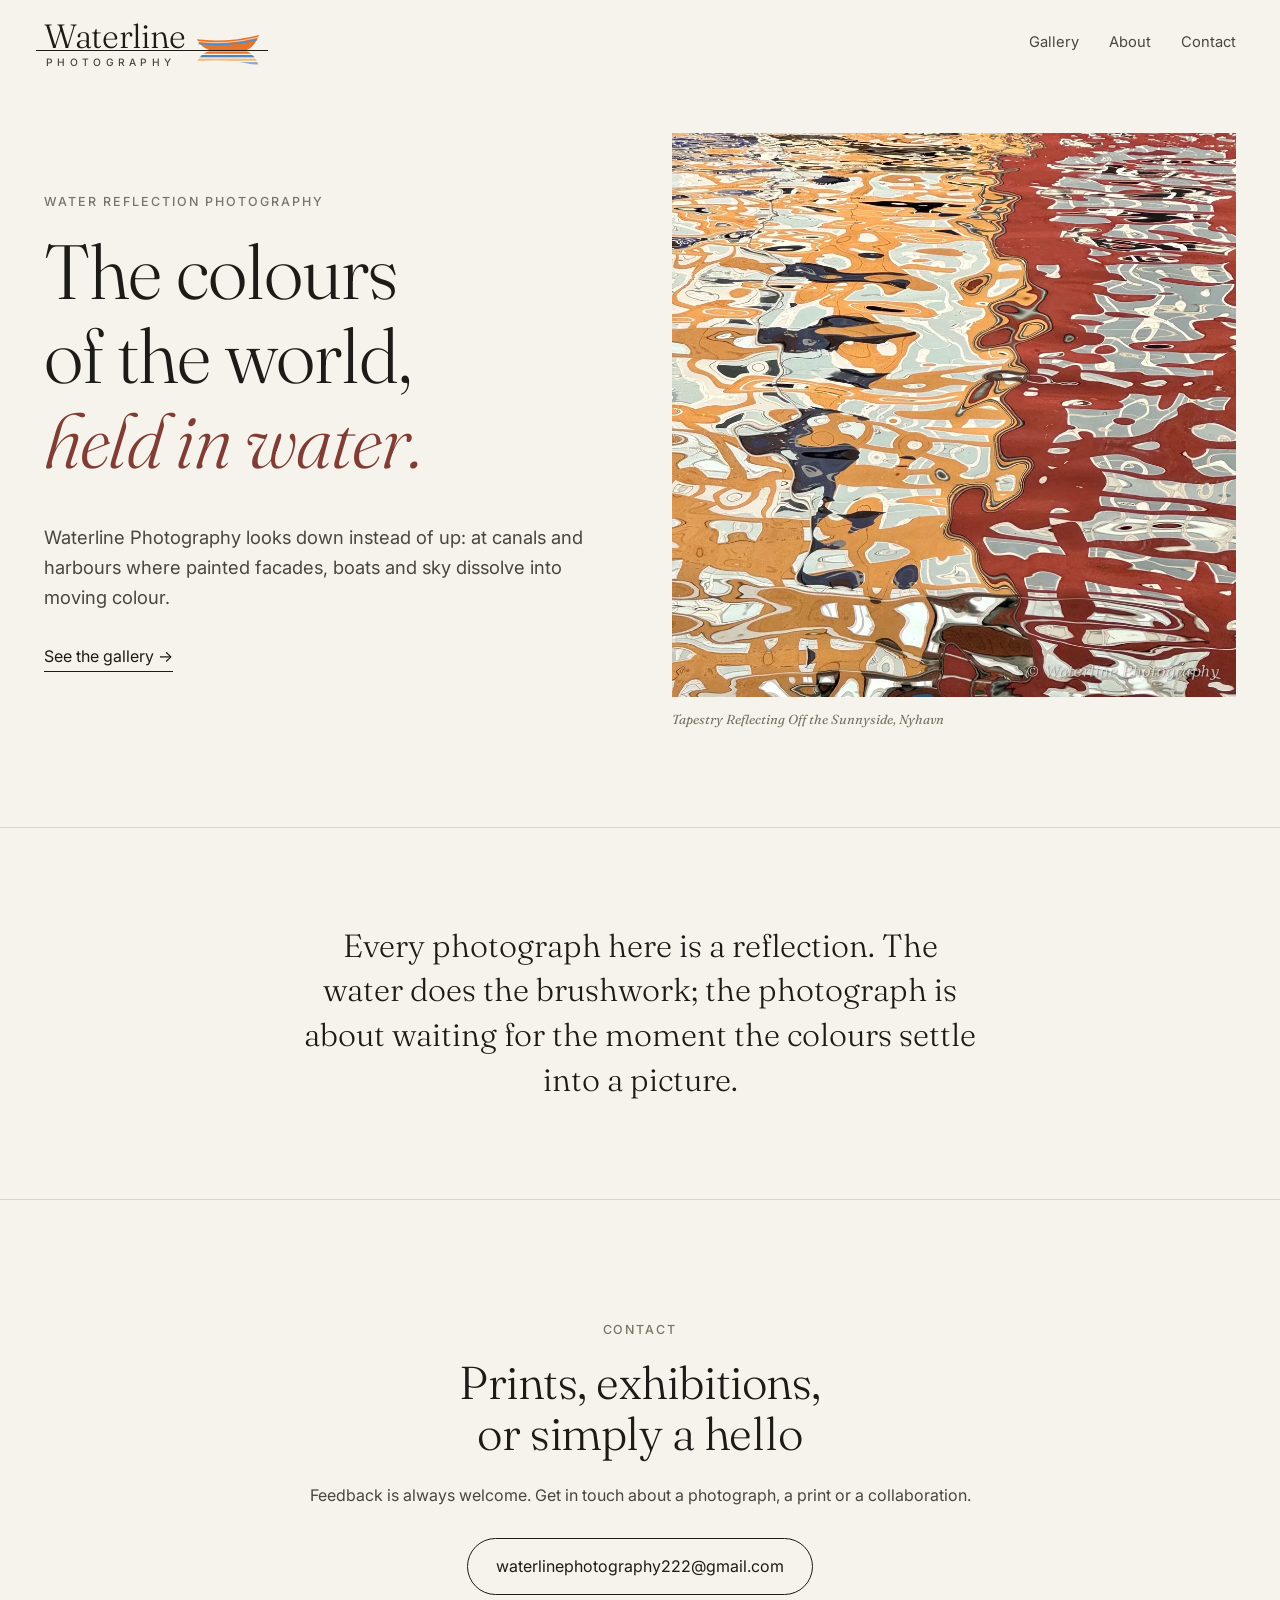
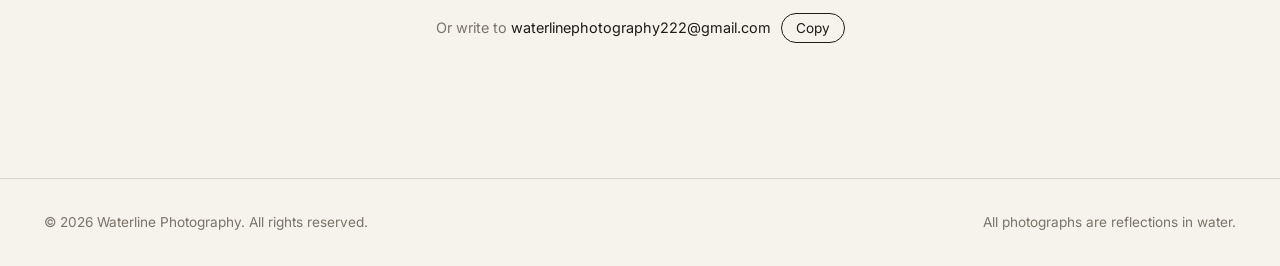
<file: index.html>
<!DOCTYPE html>
<html lang="en">
<head>
<meta charset="UTF-8">
<meta name="viewport" content="width=device-width, initial-scale=1.0, viewport-fit=cover">
<title>Waterline Photography</title>
<meta name="description" content="Water reflection photography from the canals of Copenhagen: Nyhavn and Christianshavn facades, boats and sky dissolved into moving colour.">
<meta name="theme-color" content="#f6f3ec">
<link rel="icon" href="assets/favicon.svg" type="image/svg+xml">
<link rel="icon" href="assets/favicon-32.png" sizes="32x32" type="image/png">
<link rel="apple-touch-icon" href="assets/apple-touch-icon.png">
<link rel="preconnect" href="https://fonts.googleapis.com">
<link rel="preconnect" href="https://fonts.gstatic.com" crossorigin>
<link href="https://fonts.googleapis.com/css2?family=Fraunces:ital,opsz,wght@0,9..144,300;0,9..144,400;1,9..144,300;1,9..144,400&family=Inter:wght@400;500&display=swap" rel="stylesheet">
<link rel="stylesheet" href="assets/styles.css">
<style>:root { padding-top: env(safe-area-inset-top, 0px); padding-bottom: env(safe-area-inset-bottom, 0px); }</style>
</head>
<body>

<header class="site-header">
  <div class="wrap nav">
    <a class="logo" href="#top" aria-label="Waterline Photography, home">
      <span class="logo-top"><span class="logo-word">Waterline</span><img class="logo-boat" src="assets/logo-boat.svg" alt="" width="146" height="36"></span>
      <span class="logo-line"></span>
      <span class="logo-bottom"><span class="logo-sub">Photography</span><img class="logo-reflection" src="assets/logo-reflection.svg" alt="" width="146" height="36"></span>
    </a>
    <nav aria-label="Main">
      <a href="gallery.html">Gallery</a>
      <a href="about.html">About</a>
      <a href="#contact">Contact</a>
    </nav>
  </div>
</header>

<main id="top">
  <section class="hero">
    <div class="wrap hero-grid">
      <div class="hero-text">
        <p class="eyebrow">Water reflection photography</p>
        <h1>The colours of the world, <em>held in water.</em></h1>
        <p class="lead">Waterline Photography looks down instead of up: at canals and harbours where painted facades, boats and sky dissolve into moving colour.</p>
        <a class="link-arrow arrow-right" href="gallery.html">See the gallery</a>
      </div>
      <figure class="hero-image">
        <img src="assets/img/tapestry-off-the-sunnyside-nyhavn.webp" width="1100" height="1100" alt="Ochre and oxblood facades of Nyhavn reflected in rippling canal water, broken into an abstract tapestry of colour.">
        <figcaption>Tapestry Reflecting Off the Sunnyside, Nyhavn</figcaption>
      </figure>
    </div>
  </section>

  <section class="statement">
    <div class="wrap narrow">
      <p>Every photograph here is a reflection. The water does the brushwork; the photograph is about waiting for the moment the colours settle into a picture.</p>
    </div>
  </section>

  <section id="contact" class="contact">
    <div class="wrap narrow">
      <p class="eyebrow">Contact</p>
      <h2>Prints, exhibitions, or simply a hello</h2>
      <p>Feedback is always welcome. Get in touch about a photograph, a print or a collaboration.</p>
      <a class="button" href="mailto:waterlinephotography222@gmail.com?subject=Hello%20from%20your%20website">waterlinephotography222@gmail.com</a>
      <p class="email-note">Or write to <code>waterlinephotography222@gmail.com</code> <button class="button" type="button" data-copy="waterlinephotography222@gmail.com" style="padding:6px 14px;margin:0 0 0 6px;font-size:.85rem;background:none;cursor:pointer;font-family:var(--sans)">Copy</button></p>
    </div>
  </section>
</main>

<footer class="site-footer">
  <div class="wrap footer-inner">
    <span>© 2026 Waterline Photography. All rights reserved.</span>
    <span>All photographs are reflections in water.</span>
  </div>
</footer>

<script src="assets/main.js"></script>
</body>
</html>
</file>
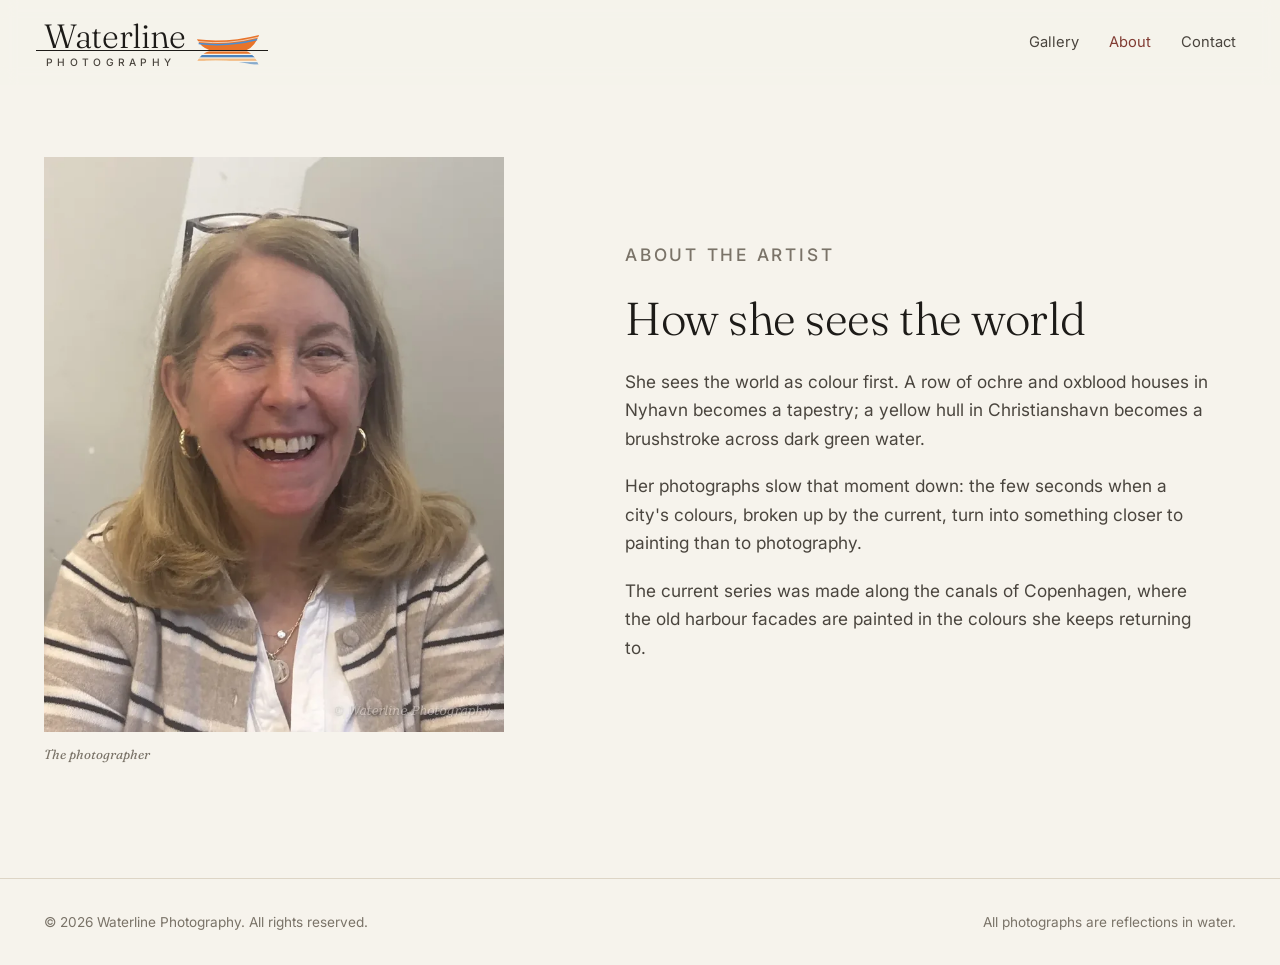
<file: about.html>
<!DOCTYPE html>
<html lang="en">
<head>
<meta charset="UTF-8">
<meta name="viewport" content="width=device-width, initial-scale=1.0, viewport-fit=cover">
<title>About | Waterline Photography</title>
<meta name="description" content="About the photographer behind Waterline Photography and how she sees the world as colour.">
<meta name="theme-color" content="#f6f3ec">
<link rel="icon" href="assets/favicon.svg" type="image/svg+xml">
<link rel="icon" href="assets/favicon-32.png" sizes="32x32" type="image/png">
<link rel="apple-touch-icon" href="assets/apple-touch-icon.png">
<link rel="preconnect" href="https://fonts.googleapis.com">
<link rel="preconnect" href="https://fonts.gstatic.com" crossorigin>
<link href="https://fonts.googleapis.com/css2?family=Fraunces:ital,opsz,wght@0,9..144,300;0,9..144,400;1,9..144,300;1,9..144,400&family=Inter:wght@400;500&display=swap" rel="stylesheet">
<link rel="stylesheet" href="assets/styles.css">
<style>:root { padding-top: env(safe-area-inset-top, 0px); padding-bottom: env(safe-area-inset-bottom, 0px); }</style>
</head>
<body>
<header class="site-header">
  <div class="wrap nav">
    <a class="logo" href="./" aria-label="Waterline Photography, home">
      <span class="logo-top"><span class="logo-word">Waterline</span><img class="logo-boat" src="assets/logo-boat.svg" alt="" width="146" height="36"></span>
      <span class="logo-line"></span>
      <span class="logo-bottom"><span class="logo-sub">Photography</span><img class="logo-reflection" src="assets/logo-reflection.svg" alt="" width="146" height="36"></span>
    </a>
    <nav aria-label="Main">
      <a href="gallery.html">Gallery</a>
      <a href="about.html" aria-current="page">About</a>
      <a href="./#contact">Contact</a>
    </nav>
  </div>
</header>

<main id="top">
  <section id="about" class="about about-page">
    <div class="wrap about-grid">
      <figure class="about-image">
        <img src="assets/img/artist-portrait.webp" width="720" height="900" loading="lazy" alt="Portrait of the photographer behind Waterline Photography, smiling, with her glasses pushed up on her head.">
        <figcaption>The photographer</figcaption>
      </figure>
      <div class="about-text">
        <p class="eyebrow">About the artist</p>
        <h2>How she sees the world</h2>
        <p>She sees the world as colour first. A row of ochre and oxblood houses in Nyhavn becomes a tapestry; a yellow hull in Christianshavn becomes a brushstroke across dark green water.</p>
        <p>Her photographs slow that moment down: the few seconds when a city's colours, broken up by the current, turn into something closer to painting than to photography.</p>
        <p>The current series was made along the canals of Copenhagen, where the old harbour facades are painted in the colours she keeps returning to.</p>
      </div>
    </div>
  </section>

</main>

<footer class="site-footer">
  <div class="wrap footer-inner">
    <span>© 2026 Waterline Photography. All rights reserved.</span>
    <span>All photographs are reflections in water.</span>
  </div>
</footer>

<script src="assets/main.js"></script>
</body>
</html>
</file>
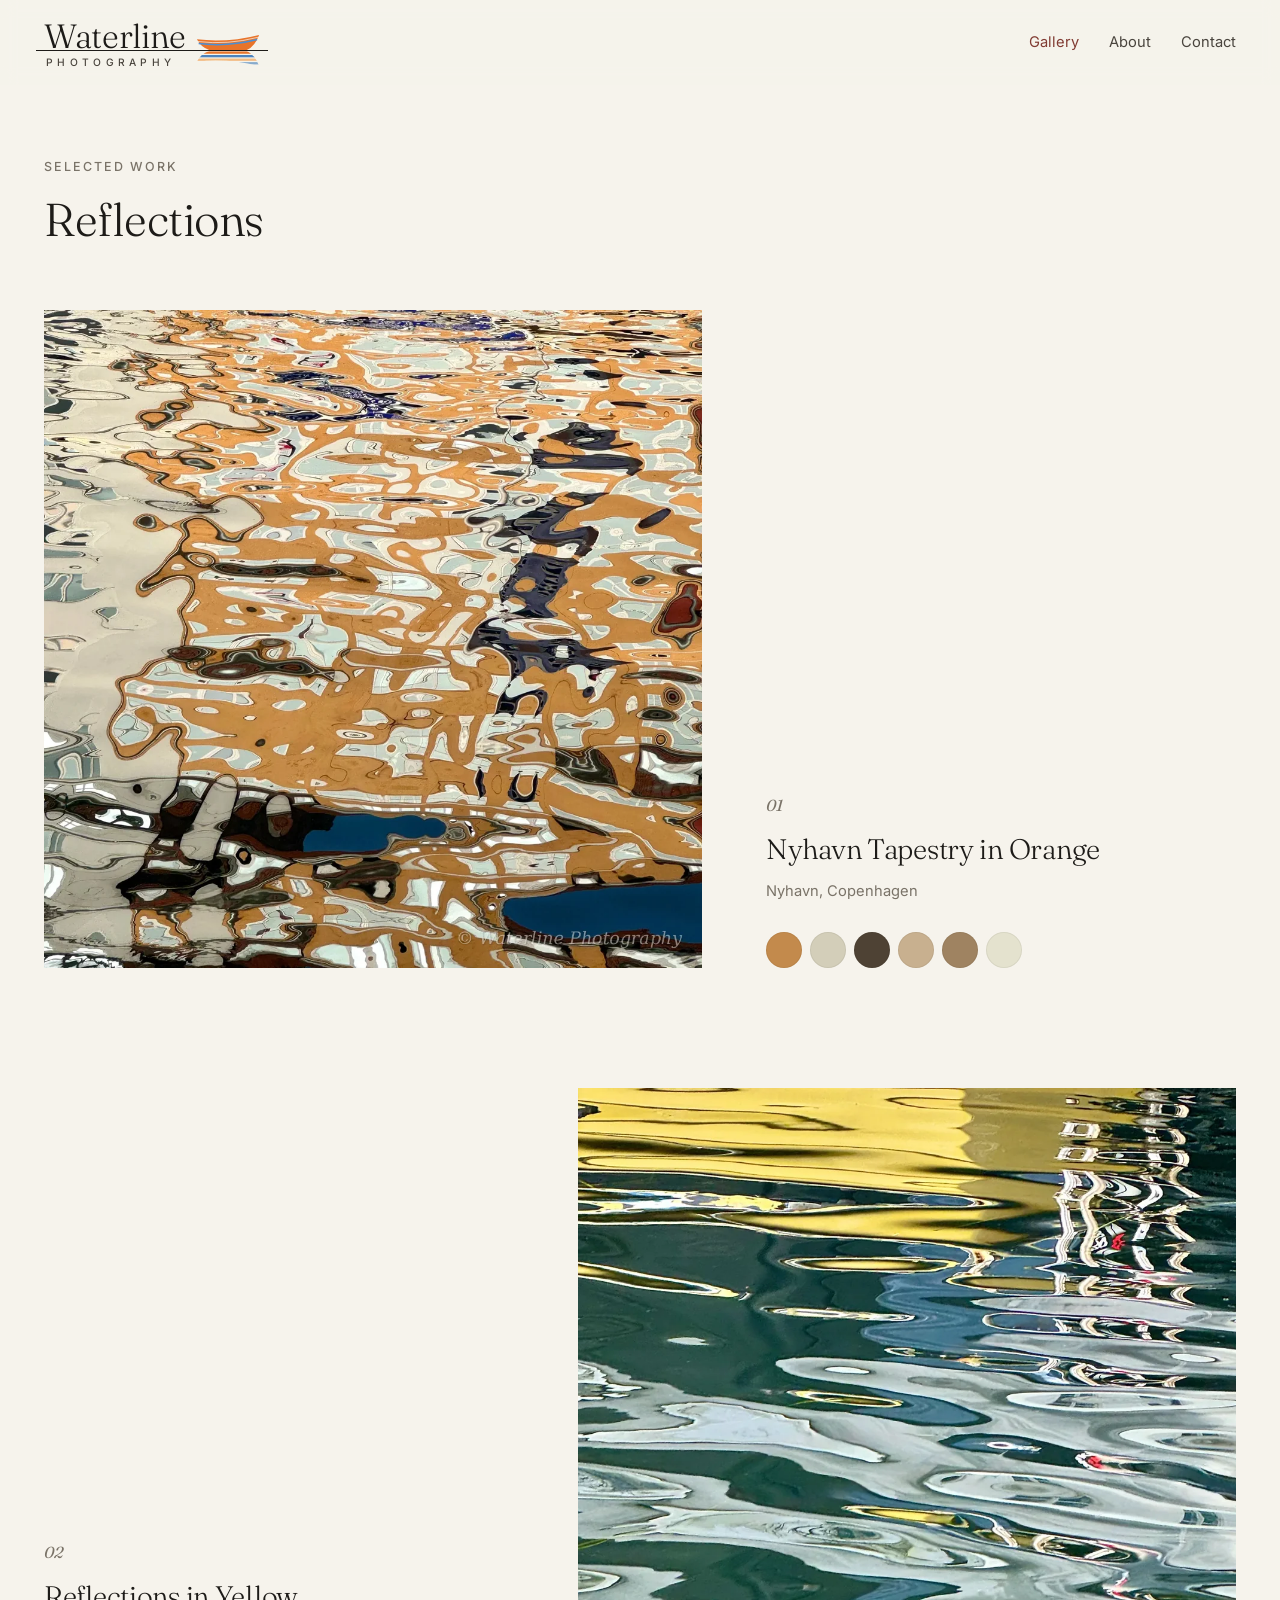
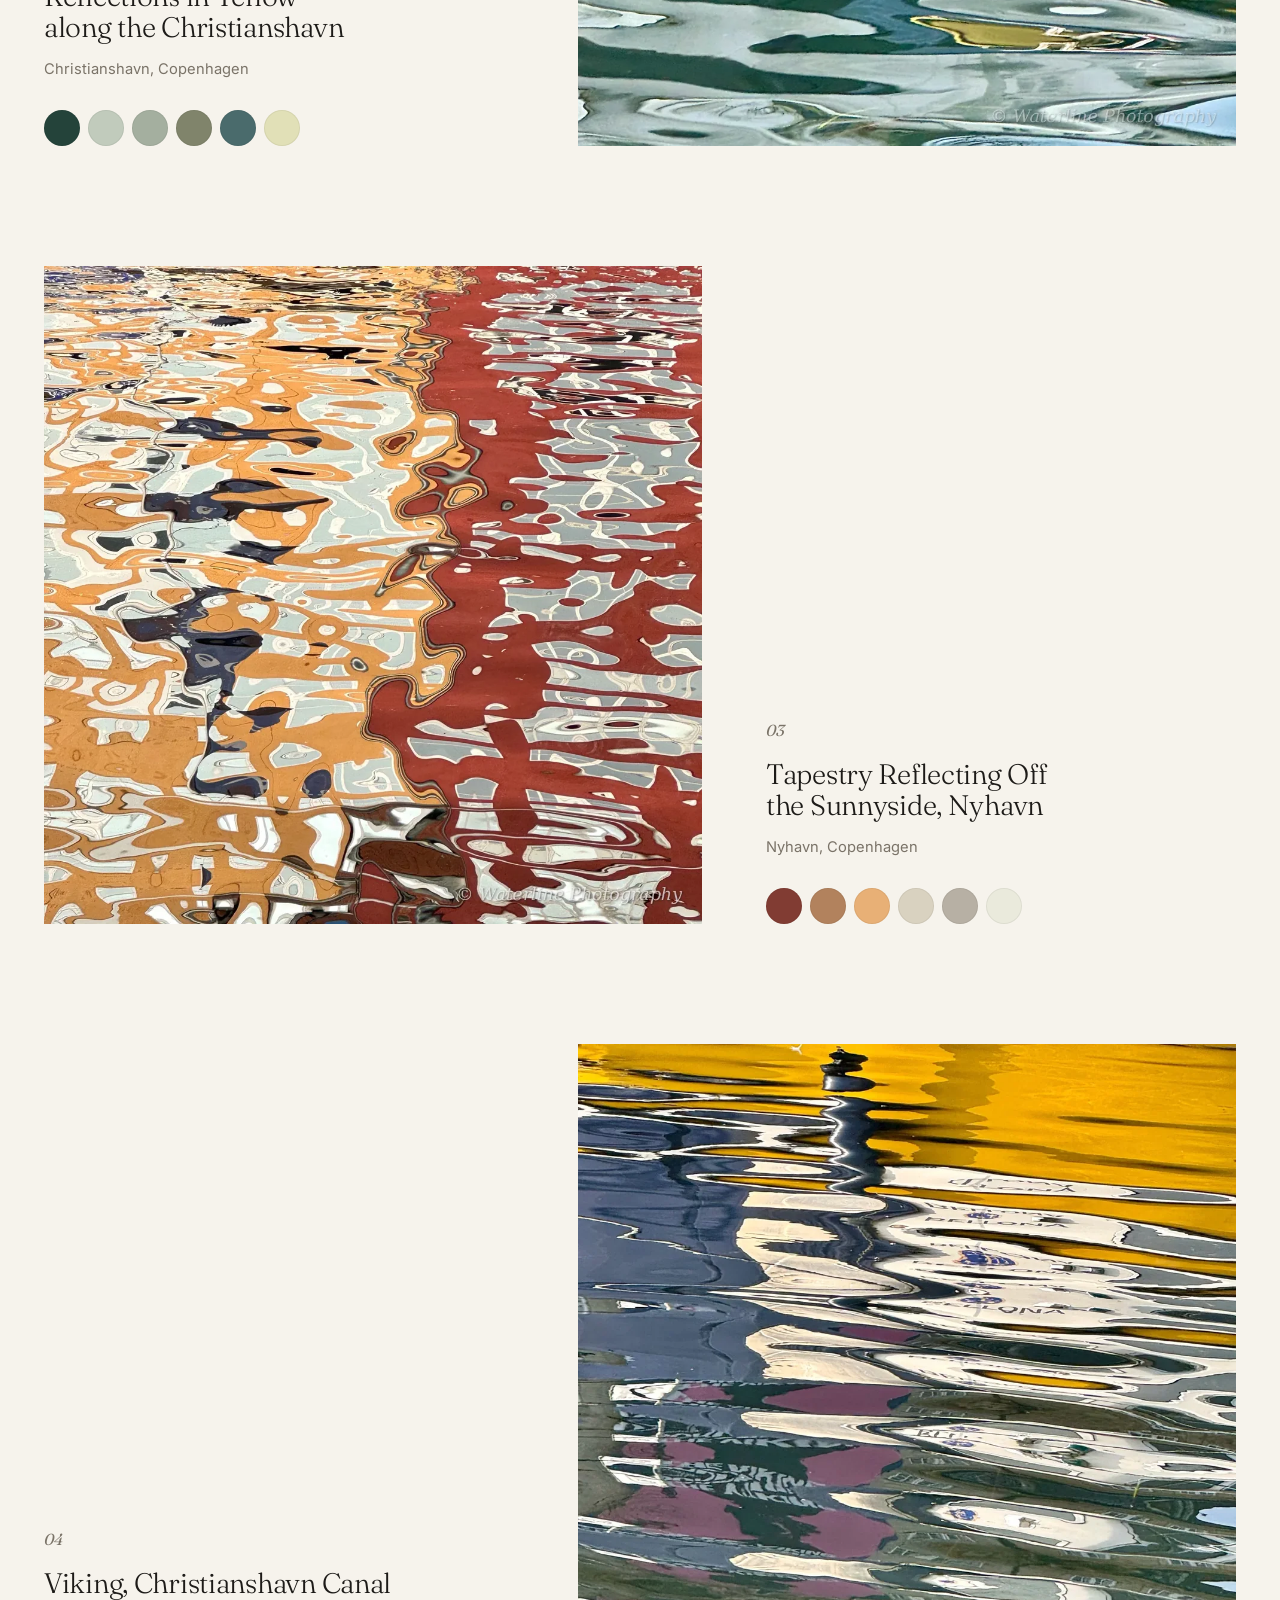
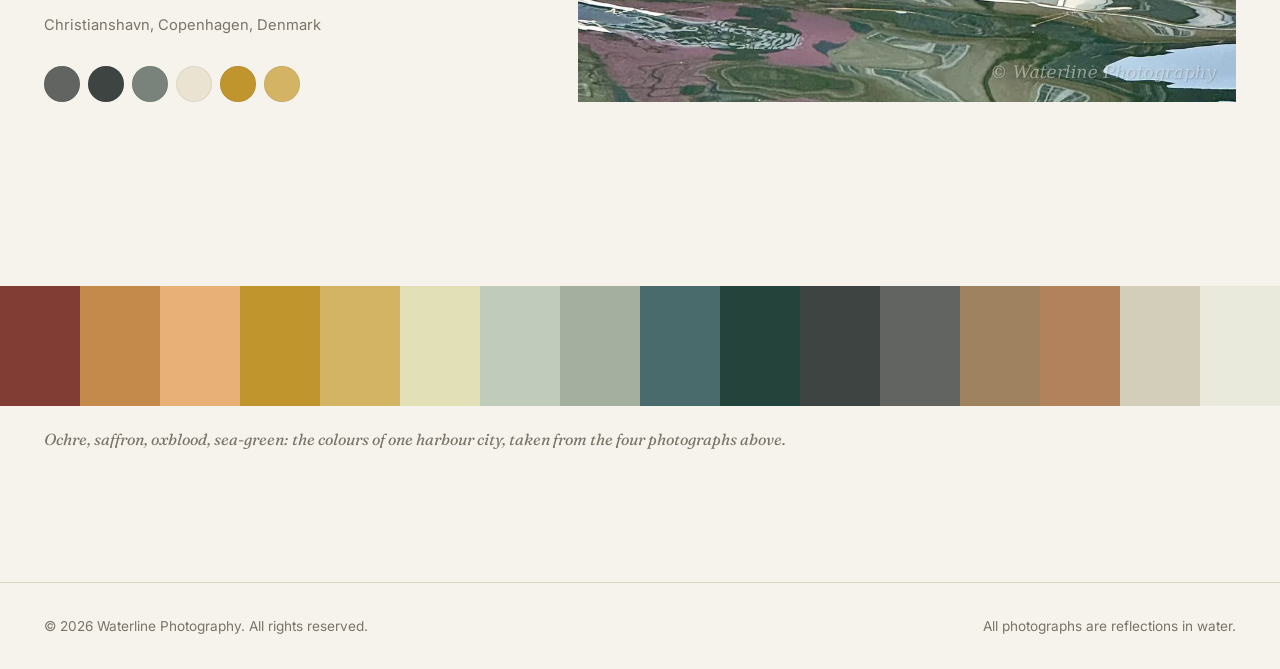
<file: gallery.html>
<!DOCTYPE html>
<html lang="en">
<head>
<meta charset="UTF-8">
<meta name="viewport" content="width=device-width, initial-scale=1.0, viewport-fit=cover">
<title>Gallery | Waterline Photography</title>
<meta name="description" content="Selected water reflection photographs from Nyhavn and Christianshavn, Copenhagen.">
<meta name="theme-color" content="#f6f3ec">
<link rel="icon" href="assets/favicon.svg" type="image/svg+xml">
<link rel="icon" href="assets/favicon-32.png" sizes="32x32" type="image/png">
<link rel="apple-touch-icon" href="assets/apple-touch-icon.png">
<link rel="preconnect" href="https://fonts.googleapis.com">
<link rel="preconnect" href="https://fonts.gstatic.com" crossorigin>
<link href="https://fonts.googleapis.com/css2?family=Fraunces:ital,opsz,wght@0,9..144,300;0,9..144,400;1,9..144,300;1,9..144,400&family=Inter:wght@400;500&display=swap" rel="stylesheet">
<link rel="stylesheet" href="assets/styles.css">
<style>:root { padding-top: env(safe-area-inset-top, 0px); padding-bottom: env(safe-area-inset-bottom, 0px); }</style>
</head>
<body>
<header class="site-header">
  <div class="wrap nav">
    <a class="logo" href="./" aria-label="Waterline Photography, home">
      <span class="logo-top"><span class="logo-word">Waterline</span><img class="logo-boat" src="assets/logo-boat.svg" alt="" width="146" height="36"></span>
      <span class="logo-line"></span>
      <span class="logo-bottom"><span class="logo-sub">Photography</span><img class="logo-reflection" src="assets/logo-reflection.svg" alt="" width="146" height="36"></span>
    </a>
    <nav aria-label="Main">
      <a href="gallery.html" aria-current="page">Gallery</a>
      <a href="about.html">About</a>
      <a href="./#contact">Contact</a>
    </nav>
  </div>
</header>

<main id="top">
  <section id="work" class="work work-page">
    <div class="wrap">
      <div class="section-head">
        <p class="eyebrow">Selected work</p>
        <h2>Reflections</h2>
      </div>

      <article class="piece">
        <button class="piece-image" type="button" data-full="assets/img/nyhavn-tapestry-in-orange.webp" aria-label="View Nyhavn Tapestry in Orange larger">
          <img src="assets/img/nyhavn-tapestry-in-orange.webp" width="1100" height="1100" loading="lazy" alt="Warm orange and cream Nyhavn facades reflected in the canal, with dark window shapes floating in the ripples.">
        </button>
        <div class="piece-text">
          <span class="num">01</span>
          <h3>Nyhavn Tapestry in Orange</h3>
          <p class="place">Nyhavn, Copenhagen</p>
          <ul class="swatches" aria-label="Colours in this photograph">
            <li style="--c:#c38a4c" title="#c38a4c"></li><li style="--c:#d3ceb9" title="#d3ceb9"></li><li style="--c:#4e4234" title="#4e4234"></li><li style="--c:#c8b08f" title="#c8b08f"></li><li style="--c:#9f8361" title="#9f8361"></li><li style="--c:#e4e2ce" title="#e4e2ce"></li>
          </ul>
        </div>
      </article>

      <article class="piece flip">
        <button class="piece-image" type="button" data-full="assets/img/reflections-in-yellow-christianshavn.webp" aria-label="View Reflections in Yellow along the Christianshavn larger">
          <img src="assets/img/reflections-in-yellow-christianshavn.webp" width="1100" height="1100" loading="lazy" alt="A band of yellow above deep green water, with silver ripples reflecting the sky along a Christianshavn canal.">
        </button>
        <div class="piece-text">
          <span class="num">02</span>
          <h3>Reflections in Yellow along the Christianshavn</h3>
          <p class="place">Christianshavn, Copenhagen</p>
          <ul class="swatches" aria-label="Colours in this photograph">
            <li style="--c:#24433a" title="#24433a"></li><li style="--c:#c1cbbc" title="#c1cbbc"></li><li style="--c:#a4af9f" title="#a4af9f"></li><li style="--c:#80846b" title="#80846b"></li><li style="--c:#4a6b6c" title="#4a6b6c"></li><li style="--c:#e1e0b7" title="#e1e0b7"></li>
          </ul>
        </div>
      </article>

      <article class="piece">
        <button class="piece-image" type="button" data-full="assets/img/tapestry-off-the-sunnyside-nyhavn.webp" aria-label="View Tapestry Reflecting Off the Sunnyside, Nyhavn larger">
          <img src="assets/img/tapestry-off-the-sunnyside-nyhavn.webp" width="1100" height="1100" loading="lazy" alt="Ochre and oxblood facades of Nyhavn reflected in rippling canal water, broken into an abstract tapestry of colour.">
        </button>
        <div class="piece-text">
          <span class="num">03</span>
          <h3>Tapestry Reflecting Off the Sunnyside, Nyhavn</h3>
          <p class="place">Nyhavn, Copenhagen</p>
          <ul class="swatches" aria-label="Colours in this photograph">
            <li style="--c:#813c33" title="#813c33"></li><li style="--c:#b2825d" title="#b2825d"></li><li style="--c:#e8b076" title="#e8b076"></li><li style="--c:#d9d2c0" title="#d9d2c0"></li><li style="--c:#b7b0a4" title="#b7b0a4"></li><li style="--c:#eaeadc" title="#eaeadc"></li>
          </ul>
        </div>
      </article>

      <article class="piece flip">
        <button class="piece-image" type="button" data-full="assets/img/viking-christianshavn-canal.webp" aria-label="View Viking, Christianshavn Canal larger">
          <img src="assets/img/viking-christianshavn-canal.webp" width="1100" height="1100" loading="lazy" alt="A saffron-yellow boat and its mooring post reflected over blue-grey water and pale ripples in the Christianshavn canal.">
        </button>
        <div class="piece-text">
          <span class="num">04</span>
          <h3>Viking, Christianshavn Canal</h3>
          <p class="place">Christianshavn, Copenhagen, Denmark</p>
          <ul class="swatches" aria-label="Colours in this photograph">
            <li style="--c:#626461" title="#626461"></li><li style="--c:#3e4441" title="#3e4441"></li><li style="--c:#7a827c" title="#7a827c"></li><li style="--c:#eae3d1" title="#eae3d1"></li><li style="--c:#c0952e" title="#c0952e"></li><li style="--c:#d2b464" title="#d2b464"></li>
          </ul>
        </div>
      </article>
    </div>
  </section>

  <section class="palette-band" aria-label="All the colours in this collection">
    <div class="band" aria-hidden="true">
      <span style="--c:#813c33"></span><span style="--c:#c38a4c"></span><span style="--c:#e8b076"></span><span style="--c:#c0952e"></span><span style="--c:#d2b464"></span><span style="--c:#e1e0b7"></span><span style="--c:#c1cbbc"></span><span style="--c:#a4af9f"></span><span style="--c:#4a6b6c"></span><span style="--c:#24433a"></span><span style="--c:#3e4441"></span><span style="--c:#626461"></span><span style="--c:#9f8361"></span><span style="--c:#b2825d"></span><span style="--c:#d3ceb9"></span><span style="--c:#eaeadc"></span>
    </div>
    <div class="wrap">
      <p class="band-caption">Ochre, saffron, oxblood, sea-green: the colours of one harbour city, taken from the four photographs above.</p>
    </div>
  </section>

</main>

<footer class="site-footer">
  <div class="wrap footer-inner">
    <span>© 2026 Waterline Photography. All rights reserved.</span>
    <span>All photographs are reflections in water.</span>
  </div>
</footer>

<dialog class="lightbox" aria-label="Photograph">
  <button class="lightbox-close" type="button" aria-label="Close">×</button>
  <img alt="">
  <p class="lightbox-caption"></p>
</dialog>

<script src="assets/main.js"></script>
</body>
</html>
</file>
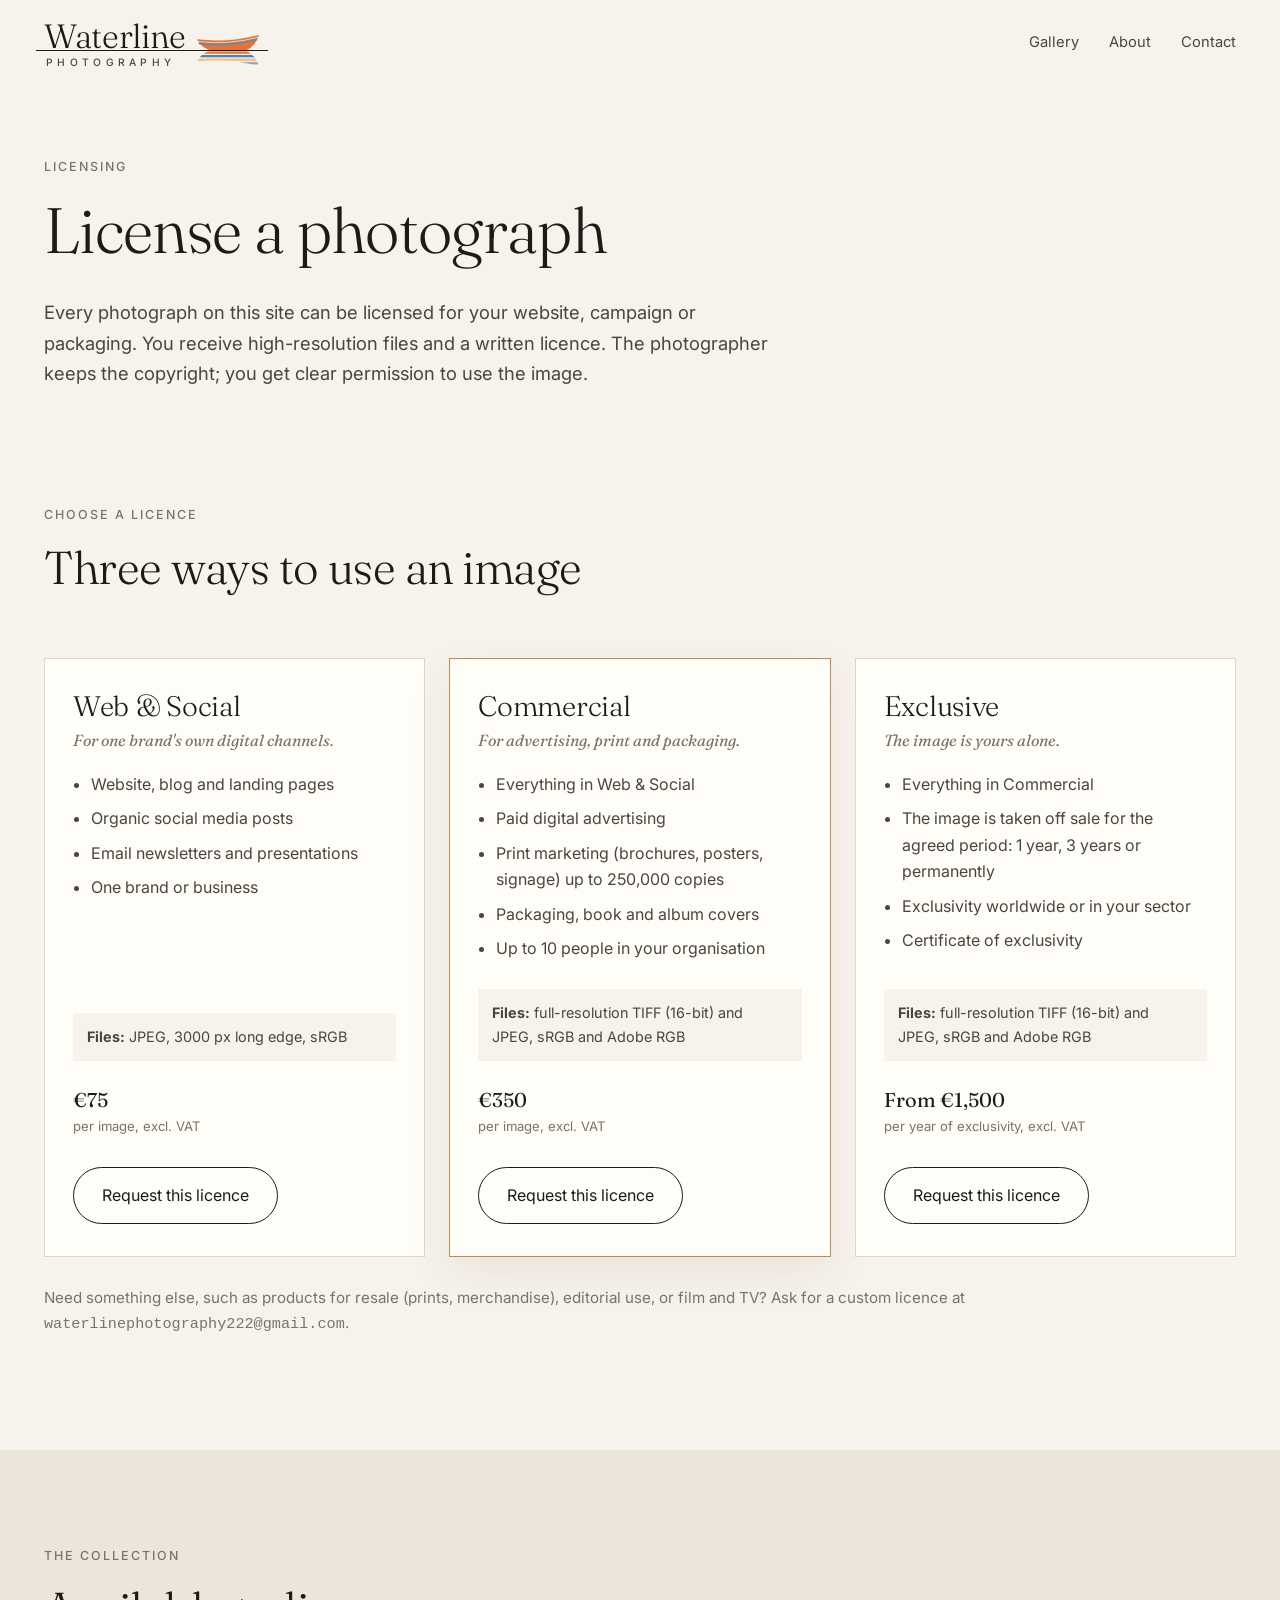
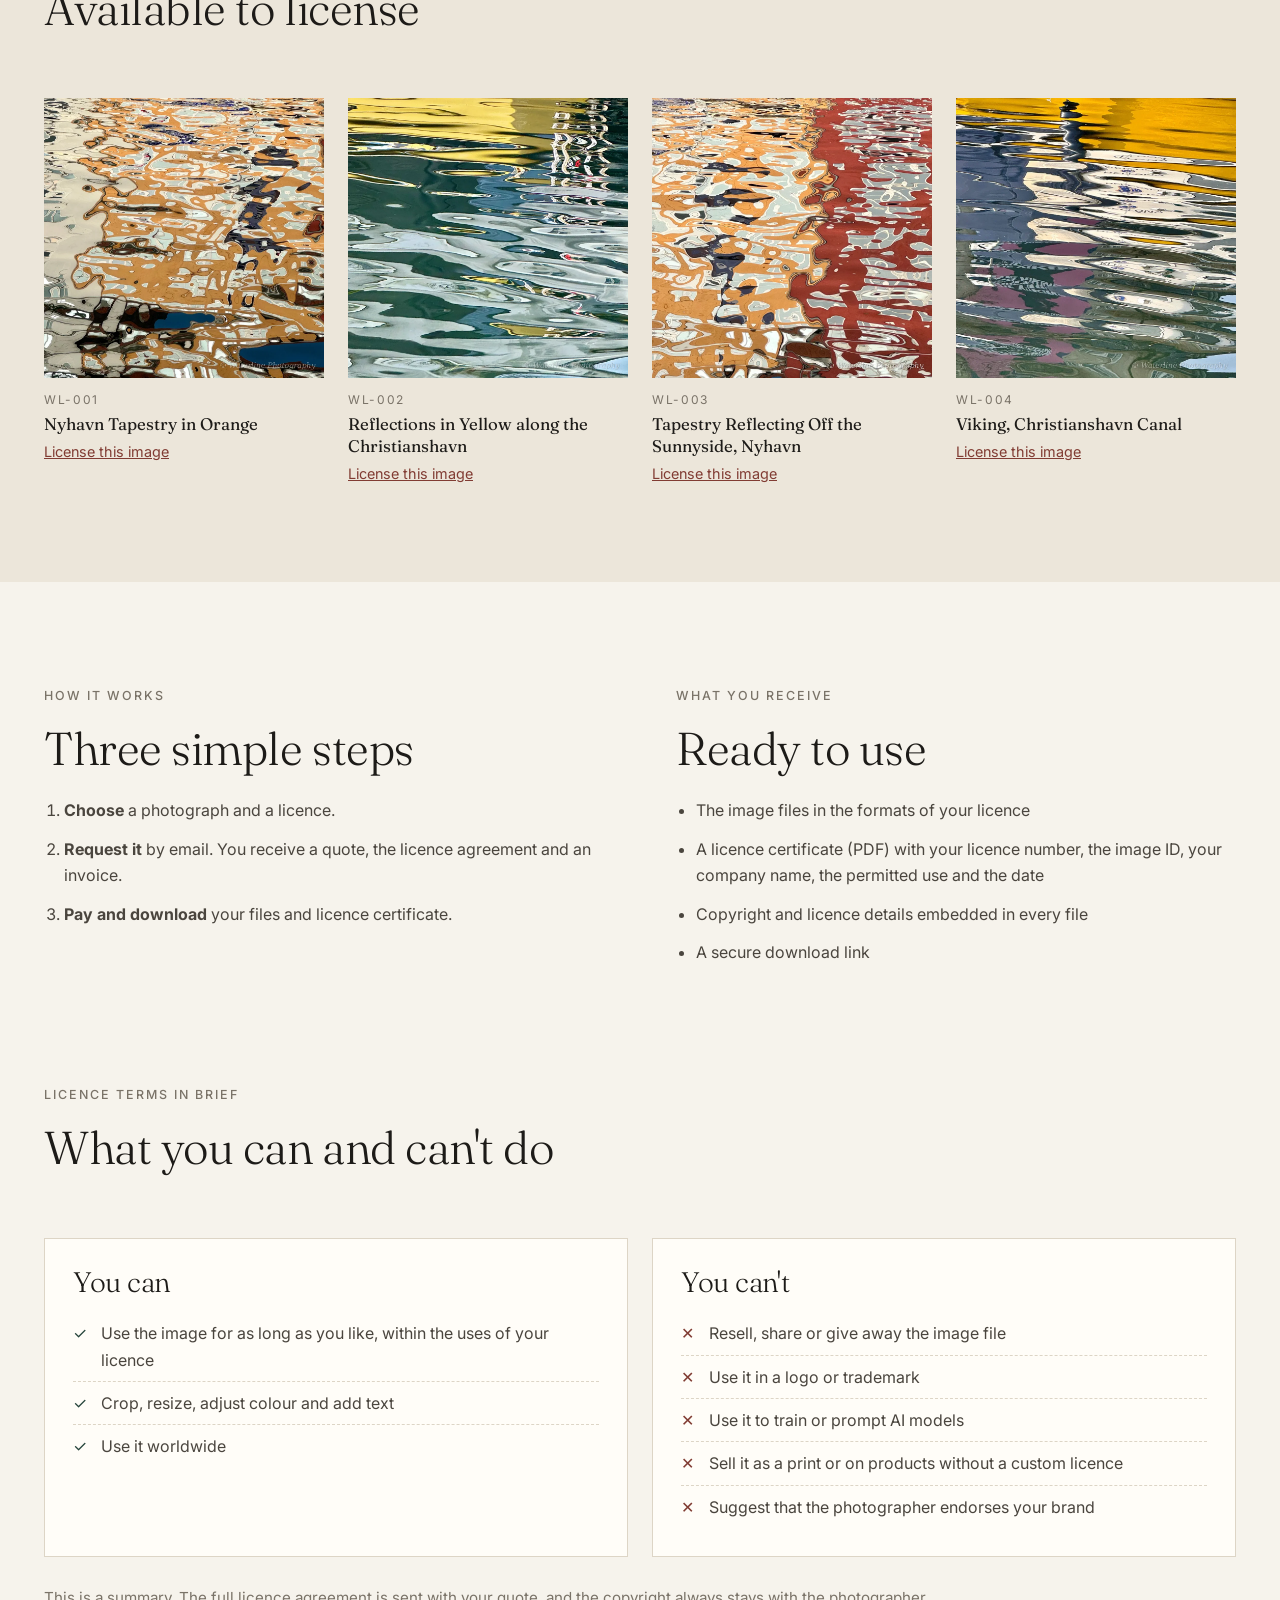
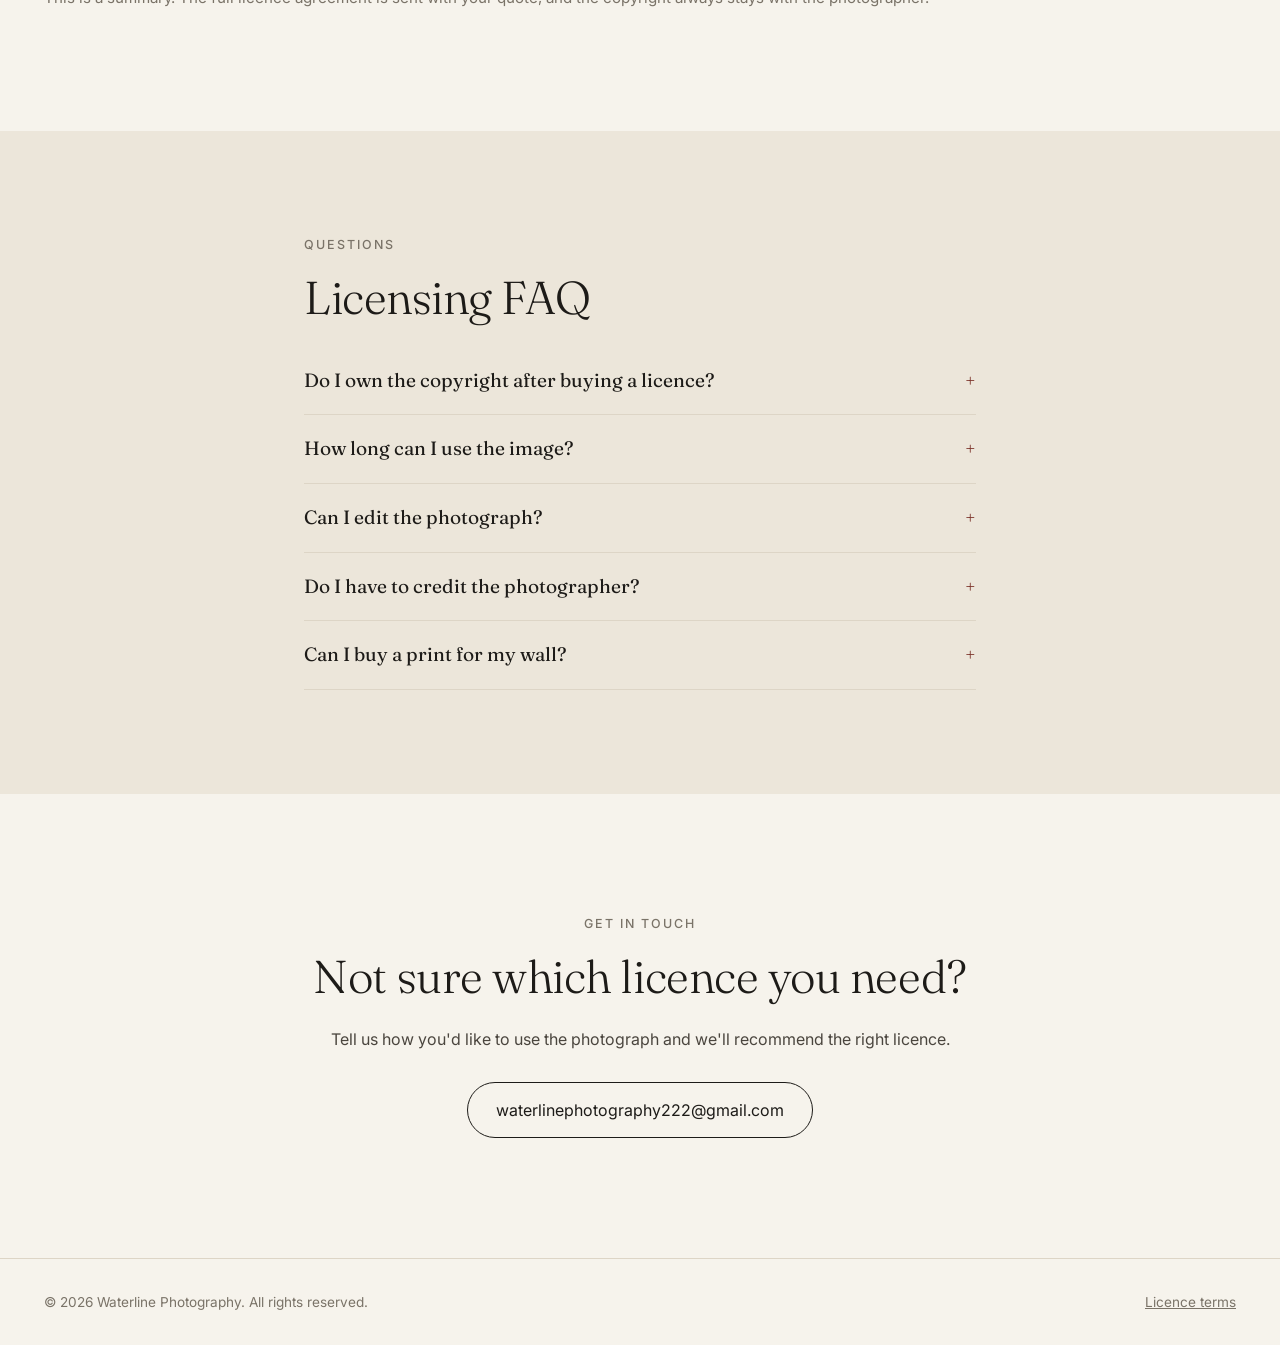
<file: licensing.html>
<!DOCTYPE html>
<html lang="en">
<head>
<meta charset="UTF-8">
<meta name="viewport" content="width=device-width, initial-scale=1.0, viewport-fit=cover">
<title>Image Licensing | Waterline Photography</title>
<meta name="description" content="License water reflection photographs for your website, campaign or packaging. Web, commercial and exclusive licences with high-resolution files and a written licence.">
<meta name="theme-color" content="#f6f3ec">
<link rel="icon" href="assets/favicon.svg" type="image/svg+xml">
<link rel="icon" href="assets/favicon-32.png" sizes="32x32" type="image/png">
<link rel="apple-touch-icon" href="assets/apple-touch-icon.png">
<link rel="preconnect" href="https://fonts.googleapis.com">
<link rel="preconnect" href="https://fonts.gstatic.com" crossorigin>
<link href="https://fonts.googleapis.com/css2?family=Fraunces:ital,opsz,wght@0,9..144,300;0,9..144,400;1,9..144,300;1,9..144,400&family=Inter:wght@400;500&display=swap" rel="stylesheet">
<link rel="stylesheet" href="assets/styles.css">
<style>:root { padding-top: env(safe-area-inset-top, 0px); padding-bottom: env(safe-area-inset-bottom, 0px); }</style>
</head>
<body>
<header class="site-header">
  <div class="wrap nav">
    <a class="logo" href="./" aria-label="Waterline Photography, home">
      <span class="logo-top"><span class="logo-word">Waterline</span><img class="logo-boat" src="assets/logo-boat.svg" alt="" width="146" height="36"></span>
      <span class="logo-line"></span>
      <span class="logo-bottom"><span class="logo-sub">Photography</span><img class="logo-reflection" src="assets/logo-reflection.svg" alt="" width="146" height="36"></span>
    </a>
    <nav aria-label="Main">
      <a href="gallery.html">Gallery</a>
      <a href="about.html">About</a>
      <a href="./#contact">Contact</a>
    </nav>
  </div>
</header>

<main id="top">
  <section class="page-hero">
    <div class="wrap narrow">
      <p class="eyebrow">Licensing</p>
      <h1>License a photograph</h1>
      <p class="lead">Every photograph on this site can be licensed for your website, campaign or packaging. You receive high-resolution files and a written licence. The photographer keeps the copyright; you get clear permission to use the image.</p>
    </div>
  </section>

  <section id="licences" class="licences">
    <div class="wrap">
      <div class="section-head">
        <p class="eyebrow">Choose a licence</p>
        <h2>Three ways to use an image</h2>
      </div>
      <div class="tiers">
        <article class="tier">
          <h3>Web &amp; Social</h3>
          <p class="tier-for">For one brand's own digital channels.</p>
          <ul>
            <li>Website, blog and landing pages</li>
            <li>Organic social media posts</li>
            <li>Email newsletters and presentations</li>
            <li>One brand or business</li>
          </ul>
          <p class="tier-files"><strong>Files:</strong> JPEG, 3000&nbsp;px long edge, sRGB</p>
          <p class="tier-price">€75 <span>per image, excl. VAT</span></p>
          <a class="button" href="mailto:waterlinephotography222@gmail.com?subject=Licence%20request%3A%20Web%20%26%20Social">Request this licence</a>
        </article>
        <article class="tier featured">
          <h3>Commercial</h3>
          <p class="tier-for">For advertising, print and packaging.</p>
          <ul>
            <li>Everything in Web &amp; Social</li>
            <li>Paid digital advertising</li>
            <li>Print marketing (brochures, posters, signage) up to 250,000 copies</li>
            <li>Packaging, book and album covers</li>
            <li>Up to 10 people in your organisation</li>
          </ul>
          <p class="tier-files"><strong>Files:</strong> full-resolution TIFF (16-bit) and JPEG, sRGB and Adobe RGB</p>
          <p class="tier-price">€350 <span>per image, excl. VAT</span></p>
          <a class="button" href="mailto:waterlinephotography222@gmail.com?subject=Licence%20request%3A%20Commercial">Request this licence</a>
        </article>
        <article class="tier">
          <h3>Exclusive</h3>
          <p class="tier-for">The image is yours alone.</p>
          <ul>
            <li>Everything in Commercial</li>
            <li>The image is taken off sale for the agreed period: 1 year, 3 years or permanently</li>
            <li>Exclusivity worldwide or in your sector</li>
            <li>Certificate of exclusivity</li>
          </ul>
          <p class="tier-files"><strong>Files:</strong> full-resolution TIFF (16-bit) and JPEG, sRGB and Adobe RGB</p>
          <p class="tier-price">From €1,500 <span>per year of exclusivity, excl. VAT</span></p>
          <a class="button" href="mailto:waterlinephotography222@gmail.com?subject=Licence%20request%3A%20Exclusive">Request this licence</a>
        </article>
      </div>
      <p class="tier-note">Need something else, such as products for resale (prints, merchandise), editorial use, or film and TV? Ask for a custom licence at <code style="user-select:all">waterlinephotography222@gmail.com</code>.</p>
    </div>
  </section>

  <section id="collection" class="collection">
    <div class="wrap">
      <div class="section-head">
        <p class="eyebrow">The collection</p>
        <h2>Available to license</h2>
      </div>
      <div class="collection-grid">
        <figure id="wl-001" class="lic-item">
          <img src="assets/img/nyhavn-tapestry-in-orange.webp" width="800" height="800" loading="lazy" alt="Warm orange and cream Nyhavn facades reflected in the canal, with dark window shapes floating in the ripples.">
          <figcaption>
            <span class="lic-id">WL-001</span>
            <span class="lic-title">Nyhavn Tapestry in Orange</span>
            <a href="mailto:waterlinephotography222@gmail.com?subject=Licence%20request%3A%20WL-001%20Nyhavn%20Tapestry%20in%20Orange">License this image</a>
          </figcaption>
        </figure>
        <figure id="wl-002" class="lic-item">
          <img src="assets/img/reflections-in-yellow-christianshavn.webp" width="800" height="800" loading="lazy" alt="A band of yellow above deep green water, with silver ripples reflecting the sky along a Christianshavn canal.">
          <figcaption>
            <span class="lic-id">WL-002</span>
            <span class="lic-title">Reflections in Yellow along the Christianshavn</span>
            <a href="mailto:waterlinephotography222@gmail.com?subject=Licence%20request%3A%20WL-002%20Reflections%20in%20Yellow">License this image</a>
          </figcaption>
        </figure>
        <figure id="wl-003" class="lic-item">
          <img src="assets/img/tapestry-off-the-sunnyside-nyhavn.webp" width="800" height="800" loading="lazy" alt="Ochre and oxblood facades of Nyhavn reflected in rippling canal water, broken into an abstract tapestry of colour.">
          <figcaption>
            <span class="lic-id">WL-003</span>
            <span class="lic-title">Tapestry Reflecting Off the Sunnyside, Nyhavn</span>
            <a href="mailto:waterlinephotography222@gmail.com?subject=Licence%20request%3A%20WL-003%20Tapestry%20Reflecting%20Off%20the%20Sunnyside">License this image</a>
          </figcaption>
        </figure>
        <figure id="wl-004" class="lic-item">
          <img src="assets/img/viking-christianshavn-canal.webp" width="800" height="800" loading="lazy" alt="A saffron-yellow boat and its mooring post reflected over blue-grey water and pale ripples in the Christianshavn canal.">
          <figcaption>
            <span class="lic-id">WL-004</span>
            <span class="lic-title">Viking, Christianshavn Canal</span>
            <a href="mailto:waterlinephotography222@gmail.com?subject=Licence%20request%3A%20WL-004%20Viking%2C%20Christianshavn%20Canal">License this image</a>
          </figcaption>
        </figure>
      </div>
    </div>
  </section>

  <section class="how">
    <div class="wrap">
      <div class="how-grid">
        <div>
          <p class="eyebrow">How it works</p>
          <h2>Three simple steps</h2>
          <ol class="steps">
            <li><strong>Choose</strong> a photograph and a licence.</li>
            <li><strong>Request it</strong> by email. You receive a quote, the licence agreement and an invoice.</li>
            <li><strong>Pay and download</strong> your files and licence certificate.</li>
          </ol>
        </div>
        <div>
          <p class="eyebrow">What you receive</p>
          <h2>Ready to use</h2>
          <ul class="receive">
            <li>The image files in the formats of your licence</li>
            <li>A licence certificate (PDF) with your licence number, the image ID, your company name, the permitted use and the date</li>
            <li>Copyright and licence details embedded in every file</li>
            <li>A secure download link</li>
          </ul>
        </div>
      </div>
    </div>
  </section>

  <section id="terms" class="terms">
    <div class="wrap">
      <div class="section-head">
        <p class="eyebrow">Licence terms in brief</p>
        <h2>What you can and can't do</h2>
      </div>
      <div class="rules">
        <div>
          <h3>You can</h3>
          <ul class="yes">
            <li>Use the image for as long as you like, within the uses of your licence</li>
            <li>Crop, resize, adjust colour and add text</li>
            <li>Use it worldwide</li>
          </ul>
        </div>
        <div>
          <h3>You can't</h3>
          <ul class="no">
            <li>Resell, share or give away the image file</li>
            <li>Use it in a logo or trademark</li>
            <li>Use it to train or prompt AI models</li>
            <li>Sell it as a print or on products without a custom licence</li>
            <li>Suggest that the photographer endorses your brand</li>
          </ul>
        </div>
      </div>
      <p class="tier-note">This is a summary. The full licence agreement is sent with your quote, and the copyright always stays with the photographer.</p>
    </div>
  </section>

  <section class="faq-section">
    <div class="wrap narrow">
      <p class="eyebrow">Questions</p>
      <h2>Licensing FAQ</h2>
      <div class="faq">
        <details>
          <summary>Do I own the copyright after buying a licence?</summary>
          <p>No. You buy permission to use the photograph in the ways your licence describes. The copyright stays with the photographer, which is standard for photography licensing.</p>
        </details>
        <details>
          <summary>How long can I use the image?</summary>
          <p>For as long as you like, within the uses of your licence. Exclusive licences have an agreed exclusivity period of 1 year, 3 years or permanently.</p>
        </details>
        <details>
          <summary>Can I edit the photograph?</summary>
          <p>Yes. You can crop, resize, adjust the colour and add text or graphics. You can't present an edited version as your own artwork.</p>
        </details>
        <details>
          <summary>Do I have to credit the photographer?</summary>
          <p>Credit isn't required for Web &amp; Social or Commercial use, but it is always appreciated: "Photo: Waterline Photography".</p>
        </details>
        <details>
          <summary>Can I buy a print for my wall?</summary>
          <p>Prints are sold separately from digital licences. Get in touch and we'll arrange a print in the size you need.</p>
        </details>
      </div>
    </div>
  </section>

  <section id="contact" class="contact">
    <div class="wrap narrow">
      <p class="eyebrow">Get in touch</p>
      <h2>Not sure which licence you need?</h2>
      <p>Tell us how you'd like to use the photograph and we'll recommend the right licence.</p>
      <a class="button" href="mailto:waterlinephotography222@gmail.com?subject=Licensing%20question">waterlinephotography222@gmail.com</a>
    </div>
  </section>
</main>

<footer class="site-footer">
  <div class="wrap footer-inner">
    <span>© 2026 Waterline Photography. All rights reserved.</span>
    <span><a href="licensing.html#terms">Licence terms</a></span>
  </div>
</footer>
</body>
</html>
</file>
<file: assets/styles.css>
/* Waterline Photography */
:root {
  --paper: #f6f3ec;
  --paper-deep: #ece6da;
  --ink: #1d1b18;
  --ink-soft: #4a453e;
  --muted: #7a7368;
  --line: #ddd5c6;
  --ochre: #c38a4c;
  --oxblood: #813c33;
  --sea: #24433a;
  --card: #fffdf8;
  --serif: "Fraunces", Georgia, "Times New Roman", serif;
  --sans: "Inter", system-ui, -apple-system, "Segoe UI", sans-serif;
  --max: 1240px;
  color-scheme: light;
}

*, *::before, *::after { box-sizing: border-box; }
html { scroll-behavior: smooth; }
body {
  margin: 0;
  background: var(--paper);
  color: var(--ink-soft);
  font-family: var(--sans);
  font-size: 16px;
  line-height: 1.65;
  -webkit-font-smoothing: antialiased;
}
body::before {
  content: ""; position: fixed; inset: 0 0 auto;
  height: env(safe-area-inset-top, 0px); z-index: 11;
  background: var(--paper);
}
img { display: block; max-width: 100%; height: auto; }
a { color: inherit; }

h1, h2, h3 {
  font-family: var(--serif);
  font-weight: 300;
  color: var(--ink);
  line-height: 1.1;
  letter-spacing: -0.01em;
  margin: 0 0 .5em;
  text-wrap: balance;
}
h1 { font-size: clamp(2.6rem, 6vw, 4.8rem); }
h1 em, h2 em { font-style: italic; color: var(--oxblood); }
h2 { font-size: clamp(2rem, 3.6vw, 3rem); }
h3 { font-size: clamp(1.4rem, 2.2vw, 1.85rem); }
p { margin: 0 0 1.1em; }

.wrap {
  max-width: var(--max);
  margin: 0 auto;
  padding-left: max(24px, env(safe-area-inset-left, 0px));
  padding-right: max(24px, env(safe-area-inset-right, 0px));
}
.narrow { max-width: 720px; }
.eyebrow {
  font-size: .78rem;
  font-weight: 500;
  letter-spacing: .16em;
  text-transform: uppercase;
  color: var(--muted);
  margin-bottom: 1.4em;
}

/* Header */
.site-header {
  position: sticky; top: env(safe-area-inset-top, 0px); z-index: 10;
  background: rgba(246, 243, 236, .9);
  backdrop-filter: blur(8px);
  -webkit-backdrop-filter: blur(8px);
  border-bottom: 1px solid transparent;
}
.nav { display: flex; justify-content: space-between; align-items: center; height: 84px; gap: 16px; }
.logo {
  display: inline-flex;
  flex-direction: column;
  text-decoration: none;
  color: var(--ink);
  padding-top: 6px;
}
.logo-top { display: flex; align-items: flex-end; gap: 10px; }
.logo-word {
  font-family: var(--serif);
  font-weight: 300;
  font-size: 2.1rem;
  line-height: .8;
  letter-spacing: -0.01em;
  color: var(--ink);
  white-space: nowrap;
}
.logo-boat, .logo-reflection { display: block; width: 64px; height: auto; }
.logo-line { display: block; height: 1px; background: var(--ink); margin: 0 -8px; }
.logo-bottom { display: flex; justify-content: space-between; align-items: flex-start; gap: 10px; }
.logo-sub {
  font-family: var(--sans);
  font-size: .64rem;
  font-weight: 500;
  letter-spacing: .42em;
  text-transform: uppercase;
  color: var(--ink-soft);
  line-height: 1;
  padding: 6px 0 0 2px;
  white-space: nowrap;
}
.site-header nav { display: flex; gap: 30px; }
.site-header nav a {
  text-decoration: none;
  font-size: .92rem;
  color: var(--ink-soft);
}
.site-header nav a:hover { color: var(--oxblood); }
a:focus-visible, button:focus-visible, summary:focus-visible { outline: 2px solid var(--ink); outline-offset: 3px; }

/* Hero */
.hero { padding-block: 48px 96px; }
.hero-grid {
  display: grid;
  grid-template-columns: 1fr 1fr;
  gap: 64px;
  align-items: center;
}
.hero-grid > *, .piece > *, .about-grid > *, .how-grid > * { min-width: 0; }
.lead { font-size: 1.15rem; max-width: 30em; }
.link-arrow {
  display: inline-block;
  margin-top: .6em;
  color: var(--ink);
  text-decoration: none;
  border-bottom: 1px solid var(--ink);
  padding-bottom: 2px;
}
.link-arrow::after { content: " ↓"; }
.link-arrow:hover { color: var(--oxblood); border-color: var(--oxblood); }
.hero-image { margin: 0; }
.hero-image img { width: 100%; aspect-ratio: 1; object-fit: cover; background: var(--paper-deep); }
figcaption {
  font-size: .82rem;
  color: var(--muted);
  margin-top: 12px;
  font-style: italic;
  font-family: var(--serif);
}

/* Statement */
.statement {
  padding-block: 96px;
  border-top: 1px solid var(--line);
  border-bottom: 1px solid var(--line);
  text-align: center;
}
.statement p {
  font-family: var(--serif);
  font-weight: 300;
  font-size: clamp(1.4rem, 2.6vw, 2rem);
  line-height: 1.4;
  color: var(--ink);
  margin: 0;
}

/* Work */
.work { padding-block: 112px 64px; }
.section-head { margin-bottom: 64px; }
.piece {
  display: grid;
  grid-template-columns: 7fr 5fr;
  gap: 64px;
  align-items: end;
  margin-bottom: 120px;
}
.piece.flip { grid-template-columns: 5fr 7fr; }
.piece.flip .piece-image { order: 2; }
.piece-image {
  display: block;
  padding: 0;
  border: 0;
  background: none;
  cursor: zoom-in;
  overflow: hidden;
}
.piece-image img { width: 100%; aspect-ratio: 1; object-fit: cover; transition: transform .8s ease; background: var(--paper-deep); }
.piece-image:hover img { transform: scale(1.02); }
.piece-image:focus-visible { outline: 2px solid var(--ink); outline-offset: 4px; }
.num {
  display: block;
  font-family: var(--serif);
  font-style: italic;
  color: var(--muted);
  margin-bottom: 1em;
}
.place { color: var(--muted); font-size: .92rem; }
.swatches { display: flex; flex-wrap: wrap; gap: 8px; list-style: none; padding: 0; margin: 28px 0 0; }
.swatches li {
  width: 36px; height: 36px;
  border-radius: 50%;
  background: var(--c);
  box-shadow: inset 0 0 0 1px rgba(0, 0, 0, .06);
}

/* Palette band */
.palette-band { padding-block: 0 112px; }
.band { display: flex; height: 120px; }
.band span { flex: 1; background: var(--c); }
.band-caption {
  margin-top: 20px;
  font-family: var(--serif);
  font-style: italic;
  color: var(--muted);
}

/* About */
.about { background: var(--paper-deep); padding-block: 112px; }
.about-grid {
  display: grid;
  grid-template-columns: 5fr 6fr;
  gap: 72px;
  align-items: center;
}
.about-image { margin: 0; }
.about-image img { width: 100%; max-width: 460px; aspect-ratio: 4 / 5; object-fit: cover; background: var(--line); }
.about-text p { font-size: 1.08rem; max-width: 34em; }

/* Contact */
.contact { padding-block: 120px; text-align: center; }
.button {
  display: inline-block;
  margin-top: 12px;
  padding: 14px 28px;
  border: 1px solid var(--ink);
  border-radius: 999px;
  color: var(--ink);
  text-decoration: none;
  transition: background .2s, color .2s;
  overflow-wrap: anywhere;
}
.button:hover { background: var(--ink); color: var(--paper); }
.email-note { margin-top: 18px; font-size: .9rem; color: var(--muted); }
.email-note code { font-family: var(--sans); color: var(--ink); user-select: all; }

/* Footer */
.site-footer { border-top: 1px solid var(--line); padding-block: 32px; font-size: .85rem; color: var(--muted); }
.footer-inner { display: flex; justify-content: space-between; gap: 16px; flex-wrap: wrap; }

/* Lightbox */
.lightbox {
  border: 0;
  padding: 0;
  background: transparent;
  max-width: 96vw;
  max-height: 96vh;
}
.lightbox::backdrop { background: rgba(20, 18, 15, .92); }
.lightbox img { max-width: 92vw; max-height: 84vh; width: auto; margin: 0 auto; }
.lightbox-caption {
  color: #e9e3d6;
  text-align: center;
  font-family: var(--serif);
  font-style: italic;
  margin: 14px 0 0;
}
.lightbox-close {
  position: fixed;
  top: calc(16px + env(safe-area-inset-top, 0px));
  right: calc(20px + env(safe-area-inset-right, 0px));
  background: none; border: 0;
  color: #e9e3d6;
  font-size: 2.2rem; line-height: 1;
  cursor: pointer;
}

/* Responsive */
@media (max-width: 860px) {
  .hero { padding-block: 24px 72px; }
  .hero-grid, .about-grid, .piece, .piece.flip { grid-template-columns: 1fr; gap: 32px; }
  .piece.flip .piece-image { order: 0; }
  .piece { margin-bottom: 80px; }
  .work, .about { padding-block: 80px; }
  .statement { padding-block: 64px; }
  .band { height: 72px; }
}
@media (max-width: 520px) {
  .wrap { padding-left: max(16px, env(safe-area-inset-left, 0px)); padding-right: max(16px, env(safe-area-inset-right, 0px)); }
  .logo-word { font-size: 1.75rem; }
  .logo-boat, .logo-reflection { width: 48px; }
  .logo-sub { font-size: .58rem; letter-spacing: .36em; }
  .site-header nav { gap: 18px; }
  .swatches li { width: 30px; height: 30px; }
}
@media (prefers-reduced-motion: reduce) {
  html { scroll-behavior: auto; }
  .piece-image img { transition: none; }
}

/* Licensing page */
.site-header nav a[aria-current="page"] { color: var(--oxblood); }
.page-hero { padding-block: 72px 56px; }
.page-hero h1 { font-size: clamp(2.4rem, 5vw, 4rem); }
.page-hero .wrap.narrow { max-width: var(--max); }
.page-hero .lead { max-width: 40em; }
.licences { padding-block: 40px 96px; }
.tiers { display: grid; grid-template-columns: repeat(3, 1fr); gap: 24px; align-items: stretch; }
.tier {
  display: flex; flex-direction: column;
  background: var(--card);
  border: 1px solid var(--line);
  padding: 32px 28px;
  min-width: 0;
}
.tier.featured { border-color: var(--ochre); box-shadow: 0 18px 40px rgba(129, 60, 51, .08); }
.tier h3 { margin-bottom: .2em; }
.tier-for { color: var(--muted); font-style: italic; font-family: var(--serif); }
.tier ul { padding-left: 18px; margin: 0 0 20px; flex: 1; }
.tier li { margin-bottom: 8px; }
.tier-files { font-size: .9rem; background: var(--paper); padding: 12px 14px; }
.tier-price { font-family: var(--serif); font-size: 1.25rem; color: var(--ink); margin: 6px 0 18px; }
.tier-price span { display: block; font-family: var(--sans); font-size: .82rem; color: var(--muted); }
.tier .button { align-self: flex-start; }
.tier-note { margin-top: 28px; color: var(--muted); font-size: .95rem; }
.collection { background: var(--paper-deep); padding-block: 96px; }
.collection-grid { display: grid; grid-template-columns: repeat(4, 1fr); gap: 24px; }
.lic-item { margin: 0; scroll-margin-top: 96px; min-width: 0; }
.lic-item img { aspect-ratio: 1; object-fit: cover; width: 100%; background: var(--line); }
.lic-item figcaption { font-style: normal; font-family: var(--sans); display: flex; flex-direction: column; gap: 4px; }
.lic-id { font-size: .75rem; letter-spacing: .14em; color: var(--muted); }
.lic-title { font-family: var(--serif); font-size: 1.05rem; color: var(--ink); line-height: 1.3; }
.lic-item a, .license-link { color: var(--oxblood); font-size: .9rem; }
.license-link { display: inline-block; margin-top: 20px; }
.how { padding-block: 104px; }
.how-grid { display: grid; grid-template-columns: 1fr 1fr; gap: 72px; }
.steps, .receive { padding-left: 20px; }
.steps li, .receive li { margin-bottom: 12px; }
.terms { padding-block: 0 104px; }
.rules { display: grid; grid-template-columns: 1fr 1fr; gap: 24px; }
.rules > div { background: var(--card); border: 1px solid var(--line); padding: 28px; min-width: 0; }
.rules ul { list-style: none; padding: 0; margin: 0; }
.rules li { padding: 8px 0 8px 28px; position: relative; border-bottom: 1px dashed var(--line); }
.rules li:last-child { border-bottom: 0; }
.yes li::before { content: "✓"; position: absolute; left: 0; color: var(--sea); }
.no li::before { content: "✕"; position: absolute; left: 0; color: var(--oxblood); }
.faq-section { background: var(--paper-deep); padding-block: 104px; }
.faq details { border-bottom: 1px solid var(--line); padding: 18px 0; }
.faq summary { cursor: pointer; font-family: var(--serif); font-size: 1.2rem; color: var(--ink); list-style: none; position: relative; padding-right: 28px; }
.faq summary::-webkit-details-marker { display: none; }
.faq summary::after { content: "+"; position: absolute; right: 0; top: 0; color: var(--oxblood); }
.faq details[open] summary::after { content: "–"; }
.faq details p { margin: 12px 0 0; }
.site-footer a { color: var(--muted); }
@media (max-width: 960px) {
  .tiers { grid-template-columns: 1fr; }
  .collection-grid { grid-template-columns: repeat(2, 1fr); }
  .how-grid, .rules { grid-template-columns: 1fr; gap: 40px; }
}
@media (max-width: 520px) {
  .collection-grid { grid-template-columns: 1fr; }
  .site-header nav { gap: 14px; font-size: .88rem; }
}

/* Work page */
.work-page { padding-block: 72px 64px; }
.link-arrow.arrow-right::after { content: " →"; }
.about-page { background: var(--paper); padding-block: 72px 112px; }
</file>
